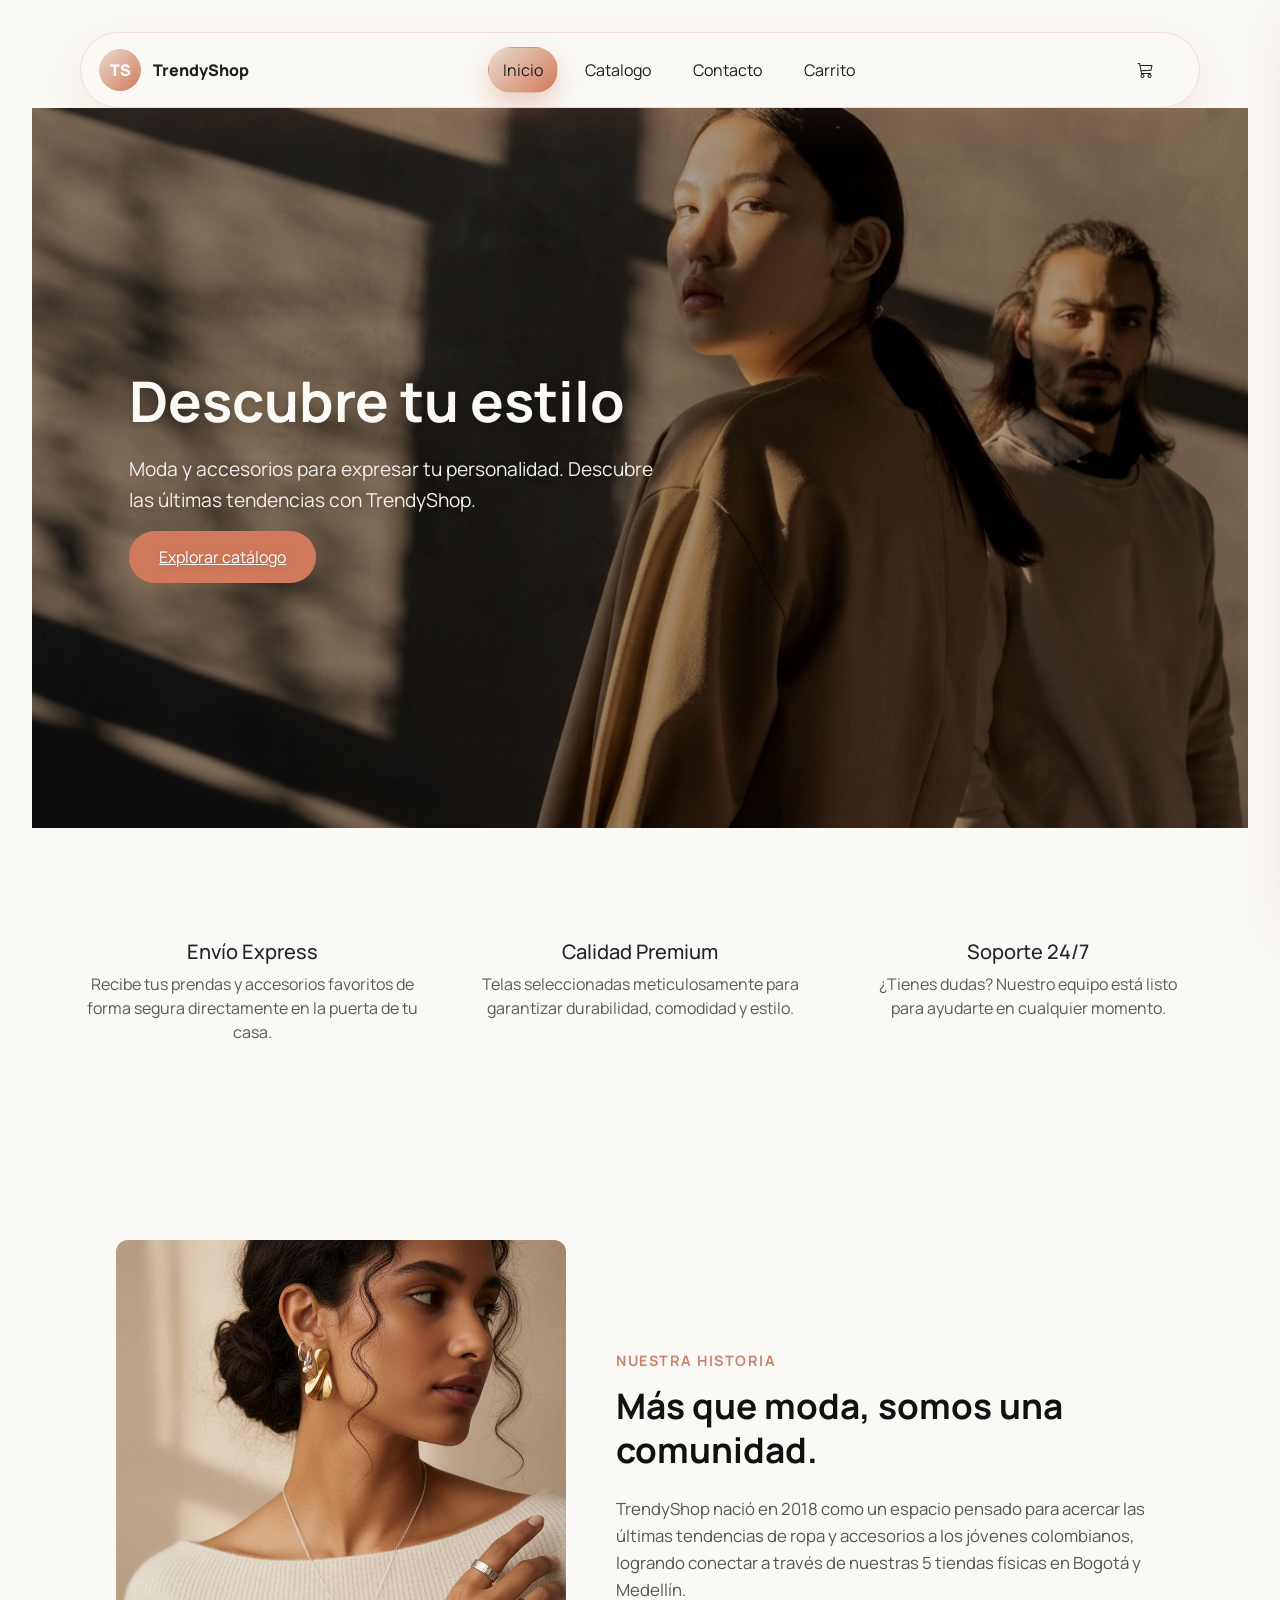
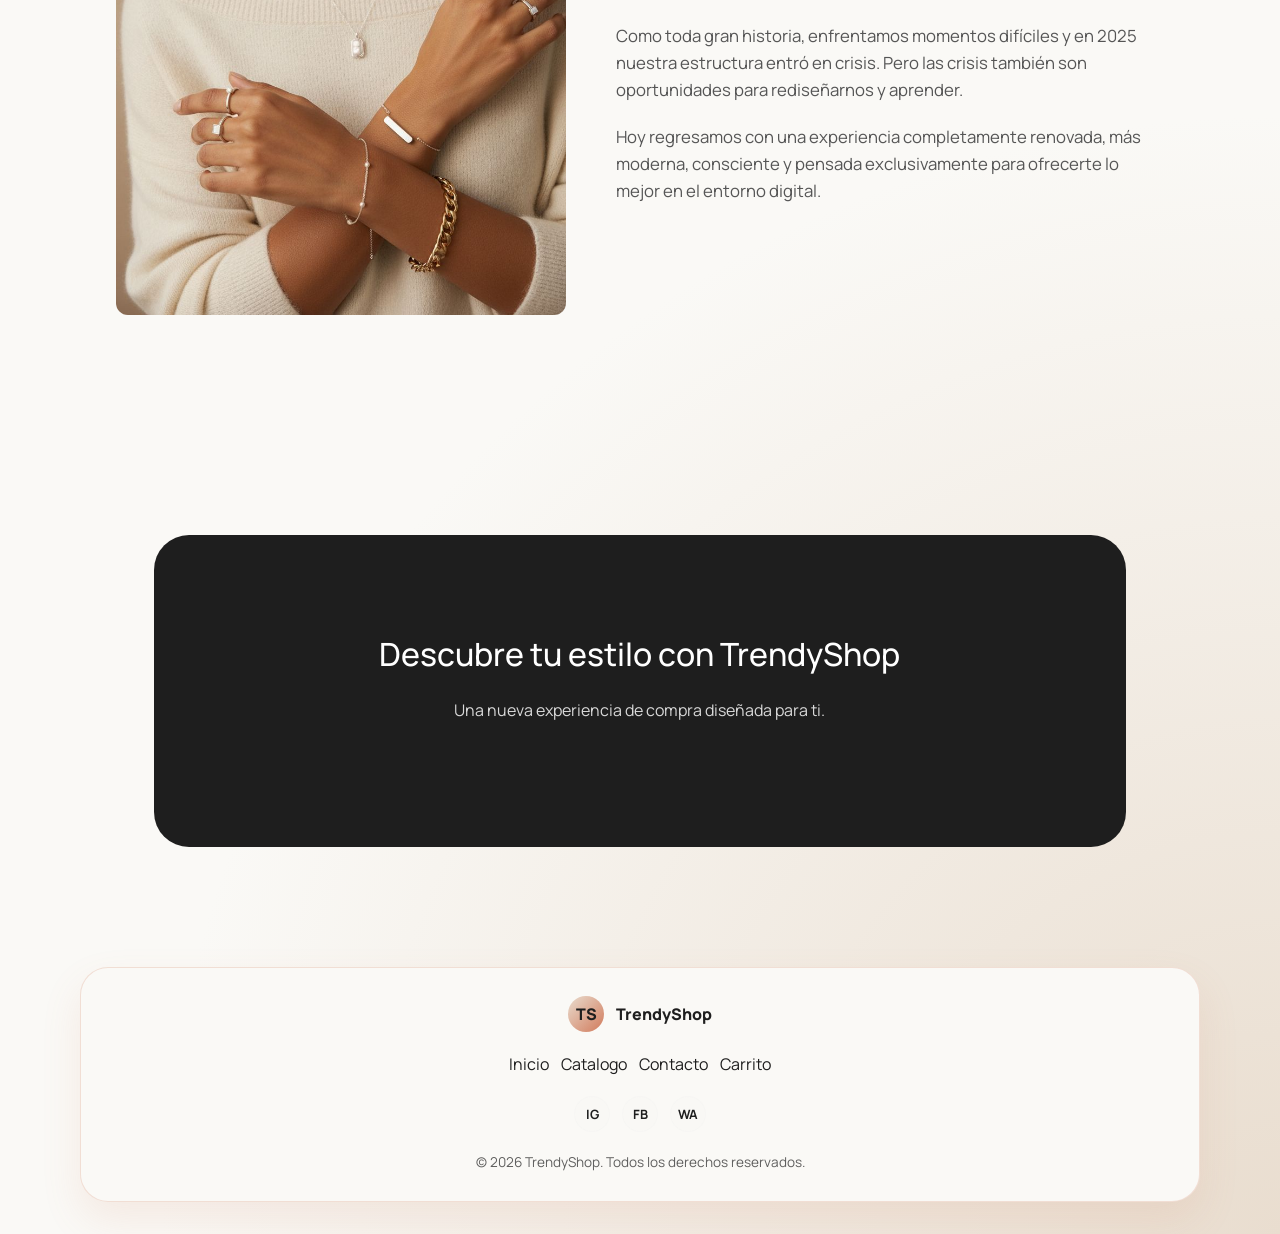
<file: index.html>
<!DOCTYPE html>
<html lang="es">

<head>
    <meta charset="UTF-8">
    <meta name="viewport" content="width=device-width, initial-scale=1.0">
    <title>TrendyShop | Inicio</title>
    <link rel="preconnect" href="https://fonts.googleapis.com">
    <link rel="preconnect" href="https://fonts.gstatic.com" crossorigin>
    <link href="https://fonts.googleapis.com/css2?family=Manrope:wght@400;500;700;800&display=swap" rel="stylesheet">
    <link href="https://cdn.jsdelivr.net/npm/bootstrap@5.3.8/dist/css/bootstrap.min.css" rel="stylesheet"
        integrity="sha384-sRIl4kxILFvY47J16cr9ZwB07vP4J8+LH7qKQnuqkuIAvNWLzeN8tE5YBujZqJLB" crossorigin="anonymous">
    <link rel="stylesheet" href="css/style.css">
    <link rel="stylesheet" href="https://cdn.jsdelivr.net/npm/bootstrap-icons@1.13.1/font/bootstrap-icons.min.css">
</head>

<body>
    <main>
        <section class="hero-container">
            <div class="hero-text">
                <h1>Descubre tu estilo</h1>
                <p class="text-banner">
                    Moda y accesorios para expresar tu personalidad.
                    Descubre las últimas tendencias con TrendyShop.
                </p>
                <a href="./html/catalogo.html" class="btn-explorar-catalogo">
                    Explorar catálogo
                </a>
            </div>
        </section>

        <section class="beneficios container text-center">
            <div class="row row-cols-1 row-cols-md-3 g-4">
                <div class="col">
                    <div class="card h-100 border-0 bg-transparent">
                        <div class="card-body">
                            <i class="fa-solid fa-truck-fast beneficios-icono"></i>
                            <h5 class="card-title mt-3">Envío Express</h5>
                            <p class="card-text text-muted">Recibe tus prendas y accesorios favoritos de forma segura directamente en la puerta de tu casa.</p>
                        </div>
                    </div>
                </div>

                <div class="col">
                    <div class="card h-100 border-0 bg-transparent">
                        <div class="card-body">
                            <i class="fa-solid fa-award beneficios-icono"></i>
                            <h5 class="card-title mt-3">Calidad Premium</h5>
                            <p class="card-text text-muted">Telas seleccionadas meticulosamente para garantizar durabilidad, comodidad y estilo.</p>
                        </div>
                    </div>
                </div>

                <div class="col">
                    <div class="card h-100 border-0 bg-transparent">
                        <div class="card-body">
                            <i class="fa-solid fa-headset beneficios-icono"></i>
                            <h5 class="card-title mt-3">Soporte 24/7</h5>
                            <p class="card-text text-muted">¿Tienes dudas? Nuestro equipo está listo para ayudarte en cualquier momento.</p>
                        </div>
                    </div>
                </div>
            </div>
        </section>

        <section class="historia container">
            <div class="historia-image-wrapper">
                <img src="img/historia.jpg" class="img-historia" alt="Tienda TrendyShop">
            </div>

            <div class="historia-content">
                <span class="subtitle">NUESTRA HISTORIA</span>
                <h2>Más que moda, somos una comunidad.</h2>
                <div class="historia-text">
                    <p>TrendyShop nació en 2018 como un espacio pensado para acercar las últimas tendencias de ropa y accesorios a los jóvenes colombianos, logrando conectar a través de nuestras 5 tiendas físicas en Bogotá y Medellín.</p>
                    <p>Como toda gran historia, enfrentamos momentos difíciles y en 2025 nuestra estructura entró en crisis. Pero las crisis también son oportunidades para rediseñarnos y aprender.</p>
                    <p>Hoy regresamos con una experiencia completamente renovada, más moderna, consciente y pensada exclusivamente para ofrecerte lo mejor en el entorno digital.</p>
                </div>
            </div>
        </section>


        <section class="banner">
            <h2>Descubre tu estilo con TrendyShop</h2>
            <p>Una nueva experiencia de compra diseñada para ti.</p>
        </section>
    </main>

    <script type="module" src="js/app.js"></script>
    <script src="https://cdn.jsdelivr.net/npm/bootstrap@5.3.8/dist/js/bootstrap.bundle.min.js" integrity="sha384-FKyoEForCGlyvwx9Hj09JcYn3nv7wiPVlz7YYwJrWVcXK/BmnVDxM+D2scQbITxI" crossorigin="anonymous"></script>
</body>

</html>
</file>
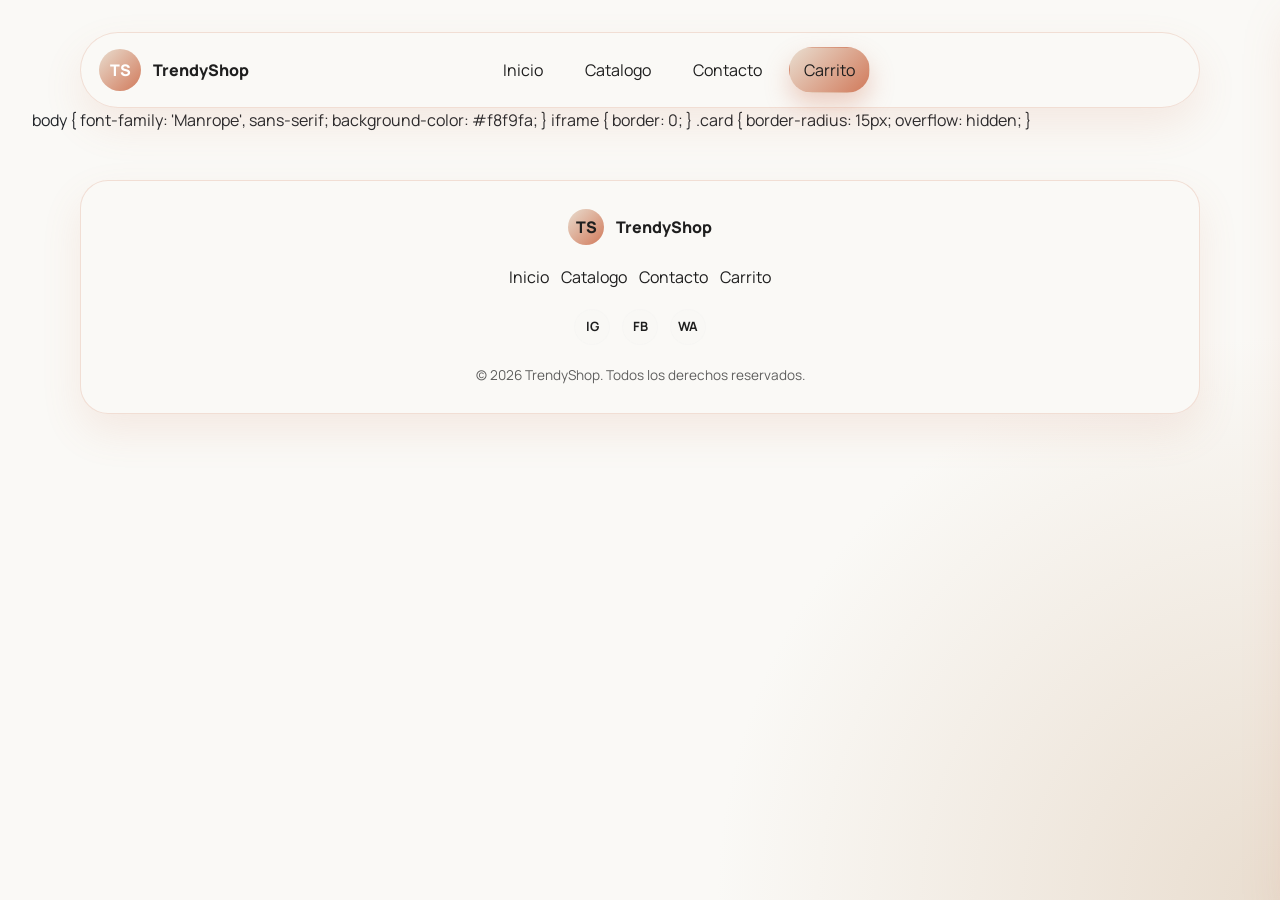
<file: html/carrito.html>
<!DOCTYPE html>
<html lang="es">

<head>
    <meta charset="UTF-8">
    <meta name="viewport" content="width=device-width, initial-scale=1.0">
    <title>TrendyShop | Carrito</title>
    <link rel="preconnect" href="https://fonts.googleapis.com">
    <link rel="preconnect" href="https://fonts.gstatic.com" crossorigin>
    <link href="https://fonts.googleapis.com/css2?family=Manrope:wght@400;500;700;800&display=swap" rel="stylesheet">
    <link href="https://cdn.jsdelivr.net/npm/bootstrap@5.3.8/dist/css/bootstrap.min.css" rel="stylesheet" integrity="sha384-sRIl4kxILFvY47J16cr9ZwB07vP4J8+LH7qKQnuqkuIAvNWLzeN8tE5YBujZqJLB" crossorigin="anonymous">
    <link rel="stylesheet" href="../css/carrito.css">
</head>

<body>
    body {
    font-family: 'Manrope', sans-serif;
    background-color: #f8f9fa;
}

iframe {
    border: 0;
}

.card {
    border-radius: 15px;
    overflow: hidden;
}
    
    <div class="overlay" id="overlay"></div>


    <div id="toastContainer"></div>
    <script type="module" src="../js/app.js"></script>
    <script src="https://cdn.jsdelivr.net/npm/bootstrap@5.3.8/dist/js/bootstrap.bundle.min.js" integrity="sha384-FKyoEForCGlyvwx9Hj09JcYn3nv7wiPVlz7YYwJrWVcXK/BmnVDxM+D2scQbITxI" crossorigin="anonymous"></script>
</body>

</html>
</file>
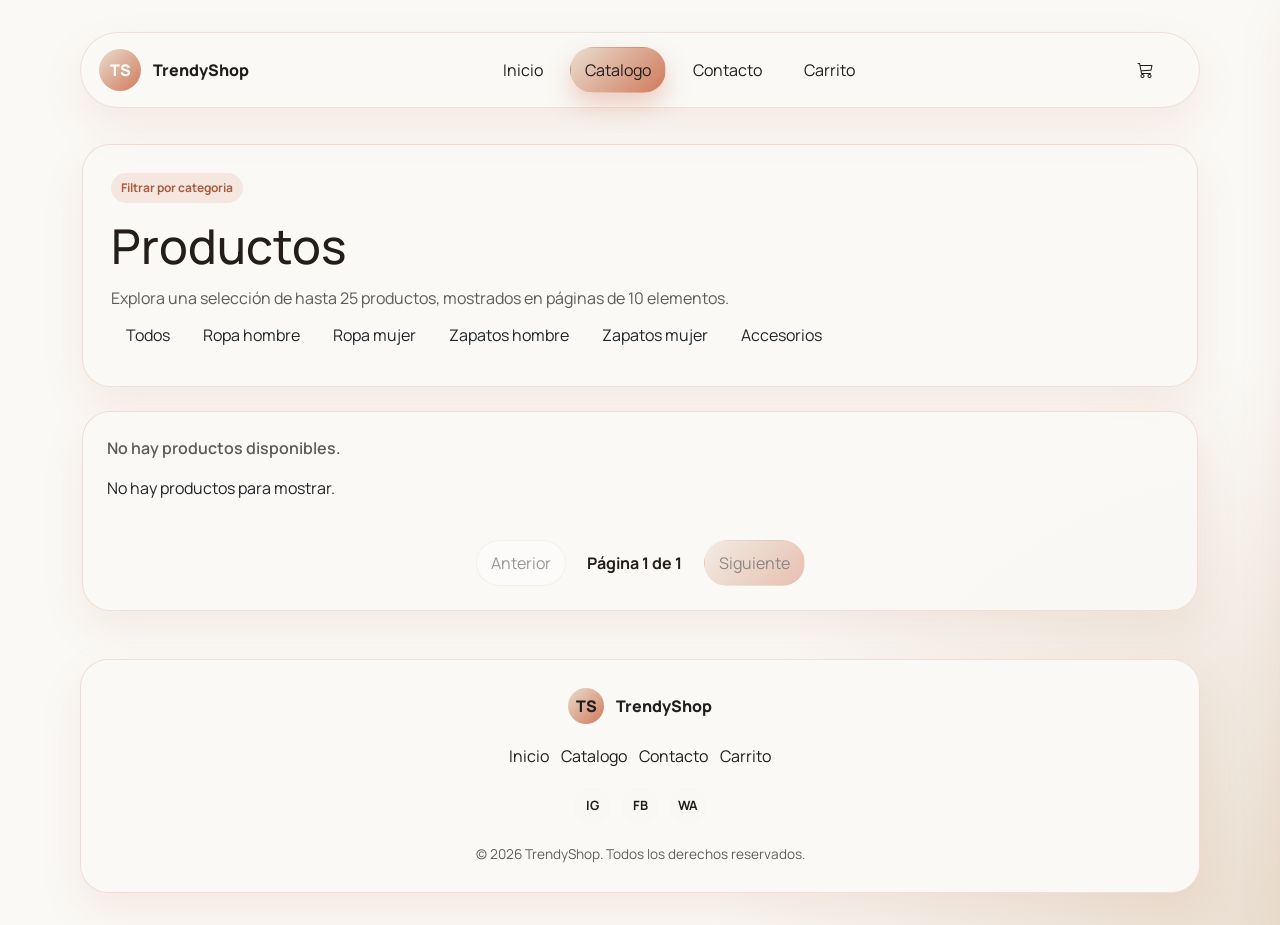
<file: html/catalogo.html>
<!DOCTYPE html>
<html lang="es">

<head>
    <meta charset="UTF-8">
    <meta name="viewport" content="width=device-width, initial-scale=1.0">
    <title>TrendyShop | Catalogo</title>
    <link rel="preconnect" href="https://fonts.googleapis.com">
    <link rel="preconnect" href="https://fonts.gstatic.com" crossorigin>
    <link href="https://fonts.googleapis.com/css2?family=Manrope:wght@400;500;700;800&display=swap" rel="stylesheet">
    <link href="https://cdn.jsdelivr.net/npm/bootstrap@5.3.8/dist/css/bootstrap.min.css" rel="stylesheet" integrity="sha384-sRIl4kxILFvY47J16cr9ZwB07vP4J8+LH7qKQnuqkuIAvNWLzeN8tE5YBujZqJLB" crossorigin="anonymous">
    <link rel="stylesheet" href="../css/catalogo.css">
    <link rel="stylesheet" href="https://cdn.jsdelivr.net/npm/bootstrap-icons@1.13.1/font/bootstrap-icons.min.css">
</head>

<body>
    <main class="catalogo-contenedor container-xl">
        <section class="catalogo-encabezado">
            <span class="catalogo-encabezado__etiqueta">Filtrar por categoria</span>
            <h1>Productos</h1>
            <p>Explora una selección de hasta 25 productos, mostrados en páginas de 10 elementos.</p>
        <button class="icon-button icon-button--label btn-filtro" type="button" data-filtro="todos">
  Todos
</button>

<button class="icon-button icon-button--label btn-filtro" type="button" data-filtro="ropa-hombre">
  Ropa hombre
</button>

<button class="icon-button icon-button--label btn-filtro" type="button" data-filtro="ropa-mujer">
  Ropa mujer
</button>

<button class="icon-button icon-button--label btn-filtro" type="button" data-filtro="zapatos-hombre">
  Zapatos hombre
</button>

<button class="icon-button icon-button--label btn-filtro" type="button" data-filtro="zapatos-mujer">
  Zapatos mujer
</button>

<button class="icon-button icon-button--label btn-filtro" type="button" data-filtro="accesorios">
  Accesorios
</button>
</section>

        <section class="catalogo-productos">
            <div id="catalogoEstado" class="catalogo-estado">Cargando productos...</div>
            <div id="contenedor-productos" class="pricing-lab"></div>

            <div class="catalogo-paginacion">
                <button id="paginaAnterior" type="button" class="secondary-button">Anterior</button>
                <span id="paginaActual" class="catalogo-paginacion__estado">Pagina 1</span>
                <button id="paginaSiguiente" type="button" class="primary-button">Siguiente</button>
            </div>
        </section>
    </main>

    <script type="module" src="../js/app.js"></script>
    <script src="https://cdn.jsdelivr.net/npm/bootstrap@5.3.8/dist/js/bootstrap.bundle.min.js" integrity="sha384-FKyoEForCGlyvwx9Hj09JcYn3nv7wiPVlz7YYwJrWVcXK/BmnVDxM+D2scQbITxI" crossorigin="anonymous"></script>
</body>

</html>
</file>
<file: css/style.css>
:root {
    --nav-primary: #d17a5b;
    --nav-secondary: #e9ddcf;
    --nav-bg: #faf9f6;
    --nav-border: #666666;
    --nav-text: #1e1e1e;
    --font-primary: "Manrope", Arial, Helvetica, sans-serif;
    --font-heading: "Manrope", Arial, Helvetica, sans-serif;
}

body {
    min-height: 100vh;
    margin: 0;
    padding: 32px;
    font-family: var(--font-primary);
    background:
        radial-gradient(circle at top left, #faf9f6, transparent 30%),
        radial-gradient(circle at bottom right, #e9ddcf, transparent 36%),
        linear-gradient(135deg, #faf9f6, #faf9f6);
}

.glass-navbar {
    width: min(1120px, 100%);
    margin: 0 auto;
    display: flex;
    align-items: center;
    justify-content: space-between;
    gap: 16px;
    padding: 14px 18px;
    border: 1px solid rgba(209, 122, 91, 0.22);
    border-radius: 999px;
    background: var(--nav-bg);
    color: var(--nav-text);
    backdrop-filter: blur(20px);
    box-shadow: 0 18px 40px rgba(209, 122, 91, 0.12);
}

.brand,
.navbar-links,
.navbar-actions {
    display: flex;
    align-items: center;
    gap: 12px;
}

.brand {
    color: inherit;
    text-decoration: none;
    font-weight: 800;
    font-family: var(--font-heading);
}

.brand__mark {
    width: 42px;
    height: 42px;
    display: grid;
    place-items: center;
    border-radius: 50%;
    background: linear-gradient(135deg, var(--nav-secondary), var(--nav-primary));
    color: #ffffff;
}

.nav-link,
.icon-button,
.dropdown__menu button {
    border: 1px solid #66666600;
    border-radius: 999px;
    background: transparent;
    color: inherit;
    text-decoration: none;
    padding: 10px 14px;
    transition: transform 0.2s ease, color 0.2s ease, text-shadow 0.2s ease, border-color 0.2s ease, box-shadow 0.2s ease;
    cursor: pointer;
}

.nav-link:hover,
.icon-button:hover,
.dropdown__menu button:hover {
    transform: translateY(-1px);
    background: transparent;
    color: #e4764e;
    text-shadow: 0 0 10px #d17a5bcc;
}

.nav-link.is-active {
    border-color: transparent;
    background: linear-gradient(135deg, var(--nav-secondary), var(--nav-primary));
    box-shadow: 0 12px 24px #d17a5b56;
}

.icon-button--label {
    min-width: 72px;
}

.dropdown {
    position: relative;
}

.dropdown__menu {
    position: absolute;
    top: calc(100% + 10px);
    right: 0;
    min-width: 190px;
    display: grid;
    gap: 8px;
    padding: 12px;
    border-radius: 18px;
    border: 1px solid var(--nav-border);
    background: rgba(15, 23, 42, 0.92);
    box-shadow: 0 18px 34px rgba(15, 23, 42, 0.34);
}

.site-footer {
    width: min(1120px, 100%);
    margin: 48px auto 0;
    display: flex;
    flex-direction: column;
    align-items: center;
    gap: 20px;
    padding: 28px 24px;
    border: 1px solid rgba(209, 122, 91, 0.22);
    border-radius: 28px;
    background: var(--nav-bg);
    color: var(--nav-text);
    backdrop-filter: blur(20px);
    box-shadow: 0 18px 40px rgba(209, 122, 91, 0.12);
    text-align: center;
}

.site-footer__brand,
.site-footer__nav,
.site-footer__social {
    display: flex;
    align-items: center;
    justify-content: center;
    flex-wrap: wrap;
    gap: 12px;
}

.site-footer__mark {
    width: 36px;
    height: 36px;
    display: grid;
    place-items: center;
    border-radius: 50%;
    background: linear-gradient(135deg, var(--nav-secondary), var(--nav-primary));
    color: var(--color-negro);
    font-weight: 800;
}

.site-footer__name {
    font-weight: 800;
    font-family: var(--font-heading);
}

.site-footer__link,
.site-footer__social-link {
    color: inherit;
    text-decoration: none;
    transition: opacity 0.2s ease;
}

.site-footer__link:hover,
.site-footer__social-link:hover {
    opacity: 0.75;
}

.site-footer__social-link {
    width: 36px;
    height: 36px;
    display: grid;
    place-items: center;
    border-radius: 50%;
    border: 1px solid rgba(229, 225, 230, 0.12);
    background: rgba(229, 225, 230, 0.06);
    font-size: 0.8rem;
    font-weight: 700;
}

.site-footer__social-link:hover {
    background: rgba(179, 162, 105, 0.14);
    border-color: rgba(179, 162, 105, 0.25);
}

.site-footer__copy {
    margin: 0;
    font-size: 0.85rem;
    opacity: 0.7;
}

/****** PARTE INICIO *******/
:root {
    --negro: #1E1E1E;
    --blanco: #FAF9F6;
    --terracota: #D17A5B;
    --beige: #E9DDCF;
    --gris: #666666;
}

h1 {
    color: #faf9f6;
}

.text-banner {
    color: #faf9f6;
}

/* SECCIÓN HERO (INICIO) */
.hero-container {
    background-image: linear-gradient(rgba(0, 0, 0, 0.35), rgba(0, 0, 0, 0.35)), url('../img/bannerInicio.png');
    background-size: cover;
    background-position: center;
    background-repeat: no-repeat;
    width: 100%;
    min-height: 80vh;
    display: flex;
    align-items: center;
}

.hero-text {
    max-width: 550px;
    margin-left: 8%;
    color: #ffffff;
    text-shadow: 1px 1px 10px rgba(0, 0, 0, 0.2);
}

.hero-text h1 {
    font-size: 3.5rem;
    font-weight: 700;
    margin-bottom: 20px;
    line-height: 1.2;
}

.hero-text p {
    font-size: 1.2rem;
    margin-bottom: 30px;
    line-height: 1.6;
    color: #f0f0f0;
}

.btn-explorar-catalogo {
    border: none;
    background: var(--terracota);
    color: white;
    padding: 15px 30px;
    border-radius: 40px;
    transition: .3s;
    cursor: pointer;
}

.btn-explorar-catalogo:hover {
    background: #b86647;
}

/* SECCIÓN DE BENEFICIOS */
.beneficios {
    padding: 80px 0;
}

.beneficios-icono {
    font-size: 2.5rem;
    color: #c8846c;
    margin-bottom: 10px;
}

/* SECCIÓN HISTORIA (mobile)*/
.historia {
    display: flex;
    flex-direction: column;
    align-items: center;
    gap: 40px;
    padding: 60px 20px;
}

.historia-image-wrapper {
    width: 100%;
    max-width: 450px;
}

.img-historia {
    width: 100%;
    height: auto;
    border-radius: 12px;
    display: block;
    object-fit: cover;
}

.historia-content {
    width: 100%;
    max-width: 550px;
    display: flex;
    flex-direction: column;
    text-align: left;
}

.historia-content .subtitle {
    color: #c8846c;
    font-size: 0.9rem;
    font-weight: 700;
    letter-spacing: 1.5px;
    text-transform: uppercase;
    margin-bottom: 12px;
}

.historia-content h2 {
    font-size: 2.2rem;
    font-weight: 700;
    color: #111111;
    line-height: 1.25;
    margin-bottom: 24px;
}

.historia-text p {
    font-size: 1.05rem;
    color: #555555;
    line-height: 1.6;
    margin-bottom: 20px;
}

.historia-text p:last-child {
    margin-bottom: 0;
}

/* PRODUCTOS DESTACADOS */
.productos {
    margin: 120px auto;
}

.producto {
    background: white;
    border-radius: 25px;
    padding: 20px;
    box-shadow: 0 5px 20px rgba(0, 0, 0, .08);
}

.producto img {
    border-radius: 20px;
    width: 100%;
    height: auto;
}

.producto h5 {
    margin-top: 20px;
    font-weight: 700;
}

.producto p {
    color: var(--terracota);
    font-weight: 700;
}

/* BANNER DE CIERRE */
.banner {
    background: var(--negro);
    color: white;
    text-align: center;
    padding: 100px;
    border-radius: 35px;
    width: 80%;
    margin: 120px auto;
}

.banner p {
    margin: 25px 0;
    color: #d9d9d9;
}

/* CONFIGU RESPONSIVE */

/* Pantallas Grandes (Computadores) */
@media (min-width: 992px) {
    .historia {
        flex-direction: row;
        justify-content: center;
        gap: 50px;
        padding: 100px 0;
    }

    .historia-image-wrapper {
        width: 42%;
    }

    .historia-content {
        width: 48%;
    }
}

/* Pantallas Medianas y Chicas (Celulares y Tablets) */
@media (max-width: 768px) {
    .hero-container {
        padding: 60px 0;
    }

    .hero-text {
        margin-left: 5%;
        padding-right: 5%;
    }

    .hero-text h1 {
        font-size: 2.8rem;
    }

    .banner {
        width: 100%;
        padding: 60px 30px;
        border-radius: 0;
    }
}

@media (max-width: 720px) {

    .site-footer__grid,
    .site-footer__bottom {
        grid-template-columns: 1fr;
        flex-direction: column;
    }
}

@media (max-width: 860px) {
    .glass-navbar {
        border-radius: 28px;
        flex-wrap: wrap;
        justify-content: center;
    }

    .navbar-links {
        justify-content: center;
        flex-wrap: wrap;
    }

    .navbar-actions {
        width: 100%;
        justify-content: center;
    }
}
</file>
<file: css/carrito.css>
:root {
    --nav-primary: #d17a5b;
    --nav-secondary: #e9ddcf;
    --nav-bg: #faf9f6;
    --nav-border: #666666;
    --nav-text: #1e1e1e;
    --font-primary: "Manrope", Arial, Helvetica, sans-serif;
    --font-heading: "Manrope", Arial, Helvetica, sans-serif;
}

body {
    min-height: 100vh;
    margin: 0;
    padding: 32px;
    font-family: var(--font-primary);
    background:
        radial-gradient(circle at top left, #faf9f6, transparent 30%),
        radial-gradient(circle at bottom right, #e9ddcf, transparent 36%),
        linear-gradient(135deg, #faf9f6, #faf9f6);
}

.glass-navbar {
    width: min(1120px, 100%);
    margin: 0 auto;
    display: flex;
    align-items: center;
    justify-content: space-between;
    gap: 16px;
    padding: 14px 18px;
    border: 1px solid rgba(209, 122, 91, 0.22);
    border-radius: 999px;
    background: var(--nav-bg);
    color: var(--nav-text);
    backdrop-filter: blur(20px);
    box-shadow: 0 18px 40px rgba(209, 122, 91, 0.12);
}

.brand,
.navbar-links,
.navbar-actions {
    display: flex;
    align-items: center;
    gap: 12px;
}

.brand {
    color: inherit;
    text-decoration: none;
    font-weight: 800;
    font-family: var(--font-heading);
}

.brand__mark {
    width: 42px;
    height: 42px;
    display: grid;
    place-items: center;
    border-radius: 50%;
    background: linear-gradient(135deg, var(--nav-secondary), var(--nav-primary));
    color: #ffffff;
}

.nav-link,
.icon-button,
.dropdown__menu button {
    border: 1px solid #66666600;
    border-radius: 999px;
    background: transparent;
    color: inherit;
    text-decoration: none;
    padding: 10px 14px;
    transition: transform 0.2s ease, color 0.2s ease, text-shadow 0.2s ease, border-color 0.2s ease, box-shadow 0.2s ease;
    cursor: pointer;
}

.nav-link:hover,
.icon-button:hover,
.dropdown__menu button:hover {
    transform: translateY(-1px);
    background: transparent;
    color: #e4764e;
    text-shadow: 0 0 10px #d17a5bcc;
}

.nav-link.is-active {
    border-color: transparent;
    background: linear-gradient(135deg, var(--nav-secondary), var(--nav-primary));
    box-shadow: 0 12px 24px #d17a5b56;
}

.icon-button--label {
    min-width: 72px;
}

.dropdown {
    position: relative;
}

.dropdown__menu {
    position: absolute;
    top: calc(100% + 10px);
    right: 0;
    min-width: 190px;
    display: grid;
    gap: 8px;
    padding: 12px;
    border-radius: 18px;
    border: 1px solid var(--nav-border);
    background: rgba(15, 23, 42, 0.92);
    box-shadow: 0 18px 34px rgba(15, 23, 42, 0.34);
}

.site-footer {
    width: min(1120px, 100%);
    margin: 48px auto 0;
    display: flex;
    flex-direction: column;
    align-items: center;
    gap: 20px;
    padding: 28px 24px;
    border: 1px solid rgba(209, 122, 91, 0.22);
    border-radius: 28px;
    background: var(--nav-bg);
    color: var(--nav-text);
    backdrop-filter: blur(20px);
    box-shadow: 0 18px 40px rgba(209, 122, 91, 0.12);
    text-align: center;
}

.site-footer__brand,
.site-footer__nav,
.site-footer__social {
    display: flex;
    align-items: center;
    justify-content: center;
    flex-wrap: wrap;
    gap: 12px;
}

.site-footer__mark {
    width: 36px;
    height: 36px;
    display: grid;
    place-items: center;
    border-radius: 50%;
    background: linear-gradient(135deg, var(--nav-secondary), var(--nav-primary));
    color: var(--color-negro);
    font-weight: 800;
}

.site-footer__name {
    font-weight: 800;
    font-family: var(--font-heading);
}

.site-footer__link,
.site-footer__social-link {
    color: inherit;
    text-decoration: none;
    transition: opacity 0.2s ease;
}

.site-footer__link:hover,
.site-footer__social-link:hover {
    opacity: 0.75;
}

.site-footer__social-link {
    width: 36px;
    height: 36px;
    display: grid;
    place-items: center;
    border-radius: 50%;
    border: 1px solid rgba(229, 225, 230, 0.12);
    background: rgba(229, 225, 230, 0.06);
    font-size: 0.8rem;
    font-weight: 700;
}

.site-footer__social-link:hover {
    background: rgba(179, 162, 105, 0.14);
    border-color: rgba(179, 162, 105, 0.25);
}

.site-footer__copy {
    margin: 0;
    font-size: 0.85rem;
    opacity: 0.7;
}

@media (max-width: 720px) {
    .site-footer__grid,
    .site-footer__bottom {
        grid-template-columns: 1fr;
        flex-direction: column;
    }
}

@media (max-width: 860px) {
    .glass-navbar {
        border-radius: 28px;
        flex-wrap: wrap;
        justify-content: center;
    }

    .navbar-links {
        justify-content: center;
        flex-wrap: wrap;
    }

    .navbar-actions {
        width: 100%;
        justify-content: center;
    }
}
</file>
<file: css/catalogo.css>
:root {
    --nav-primary: #d17a5b;
    --nav-secondary: #e9ddcf;
    --nav-bg: #faf9f6;
    --nav-border: #666666;
    --nav-text: #1e1e1e;
    --font-primary: "Manrope", Arial, Helvetica, sans-serif;
    --font-heading: "Manrope", Arial, Helvetica, sans-serif;
    --border: rgba(209, 122, 91, 0.22);
    --radius-md: 24px;
    --text: #241d1a;
    --muted: rgba(30, 30, 30, 0.72);
}

body {
    min-height: 100vh;
    margin: 0;
    padding: 32px;
    font-family: var(--font-primary);
    background:
        radial-gradient(circle at top left, #faf9f6, transparent 30%),
        radial-gradient(circle at bottom right, #e9ddcf, transparent 36%),
        linear-gradient(135deg, #faf9f6, #faf9f6);
}

.glass-navbar {
    width: min(1120px, 100%);
    margin: 0 auto;
    display: flex;
    align-items: center;
    justify-content: space-between;
    gap: 16px;
    padding: 14px 18px;
    border: 1px solid rgba(209, 122, 91, 0.22);
    border-radius: 999px;
    background: var(--nav-bg);
    color: var(--nav-text);
    backdrop-filter: blur(20px);
    box-shadow: 0 18px 40px rgba(209, 122, 91, 0.12);
}

.brand,
.navbar-links,
.navbar-actions {
    display: flex;
    align-items: center;
    gap: 12px;
}

.brand {
    color: inherit;
    text-decoration: none;
    font-weight: 800;
    font-family: var(--font-heading);
}

.brand__mark {
    width: 42px;
    height: 42px;
    display: grid;
    place-items: center;
    border-radius: 50%;
    background: linear-gradient(135deg, var(--nav-secondary), var(--nav-primary));
    color: #ffffff;
}

.nav-link,
.icon-button,
.dropdown__menu button,
.primary-button,
.secondary-button {
    border: 1px solid transparent;
    border-radius: 999px;
    background: transparent;
    color: inherit;
    text-decoration: none;
    padding: 10px 14px;
    transition: transform 0.2s ease, color 0.2s ease, text-shadow 0.2s ease, border-color 0.2s ease, box-shadow 0.2s ease, background 0.2s ease;
    cursor: pointer;
    font: inherit;
}

.nav-link:hover,
.icon-button:hover,
.dropdown__menu button:hover {
    transform: translateY(-1px);
    background: transparent;
    color: #e4764e;
    text-shadow: 0 0 10px #d17a5bcc;
}

.nav-link.is-active {
    border-color: transparent;
    background: linear-gradient(135deg, var(--nav-secondary), var(--nav-primary));
    box-shadow: 0 12px 24px #d17a5b56;
}

.icon-button--label {
    min-width: 72px;
}

.dropdown {
    position: relative;
}

.dropdown__menu {
    position: absolute;
    top: calc(100% + 10px);
    right: 0;
    min-width: 190px;
    display: grid;
    gap: 8px;
    padding: 12px;
    border-radius: 18px;
    border: 1px solid var(--nav-border);
    background: rgba(15, 23, 42, 0.92);
    box-shadow: 0 18px 34px rgba(15, 23, 42, 0.34);
}

.catalogo-contenedor {
    margin-top: 36px;
}

.catalogo-encabezado,
.catalogo-productos {
    border: 1px solid var(--border);
    border-radius: 28px;
    background: rgba(250, 249, 246, 0.92);
    box-shadow: 0 18px 40px rgba(209, 122, 91, 0.12);
}

.catalogo-encabezado {
    margin-bottom: 24px;
    padding: 28px;
}

.catalogo-encabezado__etiqueta,
.pricing-lab__badge {
    display: inline-flex;
    width: fit-content;
    padding: 6px 10px;
    border-radius: 999px;
    background: rgba(209, 122, 91, 0.14);
    color: #a95b3f;
    font-size: 12px;
    font-weight: 700;
}

.catalogo-encabezado h1 {
    margin: 14px 0 10px;
    color: var(--text);
    font-family: var(--font-heading);
    font-size: clamp(2rem, 4vw, 3rem);
}

.catalogo-encabezado p {
    margin: 0;
    color: var(--muted);
    line-height: 1.7;
}

.catalogo-productos {
    padding: 24px;
}

.btn-filtro.activo {
    transform: translateY(-1px);
    background: transparent;
    color: #e4764e;
    text-shadow: 0 0 10px #d17a5bcc;
}

.catalogo-estado {
    min-height: 24px;
    margin-bottom: 16px;
    color: var(--muted);
    font-weight: 600;
}

.pricing-lab {
    display: grid;
    grid-template-columns: repeat(auto-fit, minmax(280px, 360px));
    gap: 18px;
    justify-content: start;
}

.pricing-lab__card {
    display: grid;
    border: 1px solid var(--border);
    border-radius: var(--radius-md);
    background: rgba(255, 255, 255, 0.82);
    box-shadow: 0 14px 28px rgba(209, 122, 91, 0.08);
    overflow: hidden;
    transition: transform 0.22s ease, box-shadow 0.22s ease, border-color 0.22s ease, background 0.22s ease;
}

.pricing-lab__card:hover,
.pricing-lab__card:focus-within {
    transform: translateY(-6px);
    background: linear-gradient(180deg, rgba(209, 122, 91, 0.16), rgba(255, 255, 255, 0.9));
    border-color: rgba(209, 122, 91, 0.45);
    box-shadow: 0 18px 36px rgba(209, 122, 91, 0.18);
}

.pricing-lab__card:active {
    transform: translateY(-2px);
    box-shadow: 0 12px 24px rgba(209, 122, 91, 0.16);
}

.pricing-lab__card h4 {
    margin: 0;
    color: var(--text);
    font-family: var(--font-heading);
    font-size: 1.3rem;
}

.pricing-lab__imagen {
    width: 100%;
    height: 260px;
    min-height: 260px;
    object-fit: contain;
    padding: 22px;
    background: linear-gradient(135deg, rgba(250, 249, 246, 1), rgba(233, 221, 207, 1));
}

.pricing-lab__cuerpo {
    display: grid;
    gap: 12px;
    padding: 20px;
}

.pricing-lab__cuerpo p {
    margin: 0;
    color: var(--muted);
    line-height: 1.65;
}

.pricing-lab__meta strong {
    color: var(--text);
}

.primary-button {
    background: linear-gradient(135deg, var(--nav-secondary), var(--nav-primary));
    color: #000000 ;
    box-shadow: 0 12px 24px rgba(209, 122, 91, 0.18);
    
}

.secondary-button {
    border-color: rgba(209, 122, 91, 0.22);
    background: rgba(255, 255, 255, 0.7);
    color: var(--text);
}

.primary-button:hover,
.secondary-button:hover {
    transform: translateY(-1px);
}

.catalogo-paginacion {
    display: flex;
    align-items: center;
    justify-content: center;
    gap: 14px;
    margin-top: 24px;
    flex-wrap: wrap;
}

.catalogo-paginacion__estado {
    min-width: 110px;
    text-align: center;
    color: var(--text);
    font-weight: 700;
}

.primary-button:disabled,
.secondary-button:disabled {
    opacity: 0.45;
    cursor: not-allowed;
    transform: none;
    box-shadow: none;
}

.site-footer {
    width: min(1120px, 100%);
    margin: 48px auto 0;
    display: flex;
    flex-direction: column;
    align-items: center;
    gap: 20px;
    padding: 28px 24px;
    border: 1px solid rgba(209, 122, 91, 0.22);
    border-radius: 28px;
    background: var(--nav-bg);
    color: var(--nav-text);
    backdrop-filter: blur(20px);
    box-shadow: 0 18px 40px rgba(209, 122, 91, 0.12);
    text-align: center;
}

.site-footer__brand,
.site-footer__nav,
.site-footer__social {
    display: flex;
    align-items: center;
    justify-content: center;
    flex-wrap: wrap;
    gap: 12px;
}

.site-footer__mark {
    width: 36px;
    height: 36px;
    display: grid;
    place-items: center;
    border-radius: 50%;
    background: linear-gradient(135deg, var(--nav-secondary), var(--nav-primary));
    color: var(--color-negro);
    font-weight: 800;
}

.site-footer__name {
    font-weight: 800;
    font-family: var(--font-heading);
}

.site-footer__link,
.site-footer__social-link {
    color: inherit;
    text-decoration: none;
    transition: opacity 0.2s ease;
}

.site-footer__link:hover,
.site-footer__social-link:hover {
    opacity: 0.75;
}

.site-footer__social-link {
    width: 36px;
    height: 36px;
    display: grid;
    place-items: center;
    border-radius: 50%;
    border: 1px solid rgba(229, 225, 230, 0.12);
    background: rgba(229, 225, 230, 0.06);
    font-size: 0.8rem;
    font-weight: 700;
}

.site-footer__social-link:hover {
    background: rgba(179, 162, 105, 0.14);
    border-color: rgba(179, 162, 105, 0.25);
}

.site-footer__copy {
    margin: 0;
    font-size: 0.85rem;
    opacity: 0.7;
}

@media (max-width: 860px) {
    .glass-navbar {
        border-radius: 28px;
        flex-wrap: wrap;
        justify-content: center;
    }

    .navbar-links {
        justify-content: center;
        flex-wrap: wrap;
    }

    .navbar-actions {
        width: 100%;
        justify-content: center;
    }
}

@media (max-width: 720px) {
    body {
        padding: 20px;
    }

    .catalogo-encabezado,
    .catalogo-productos {
        padding: 20px;
    }

    .pricing-lab__imagen {
        height: 220px;
        min-height: 220px;
    }

    .site-footer__grid,
    .site-footer__bottom {
        grid-template-columns: 1fr;
        flex-direction: column;
    }
}
</file>
